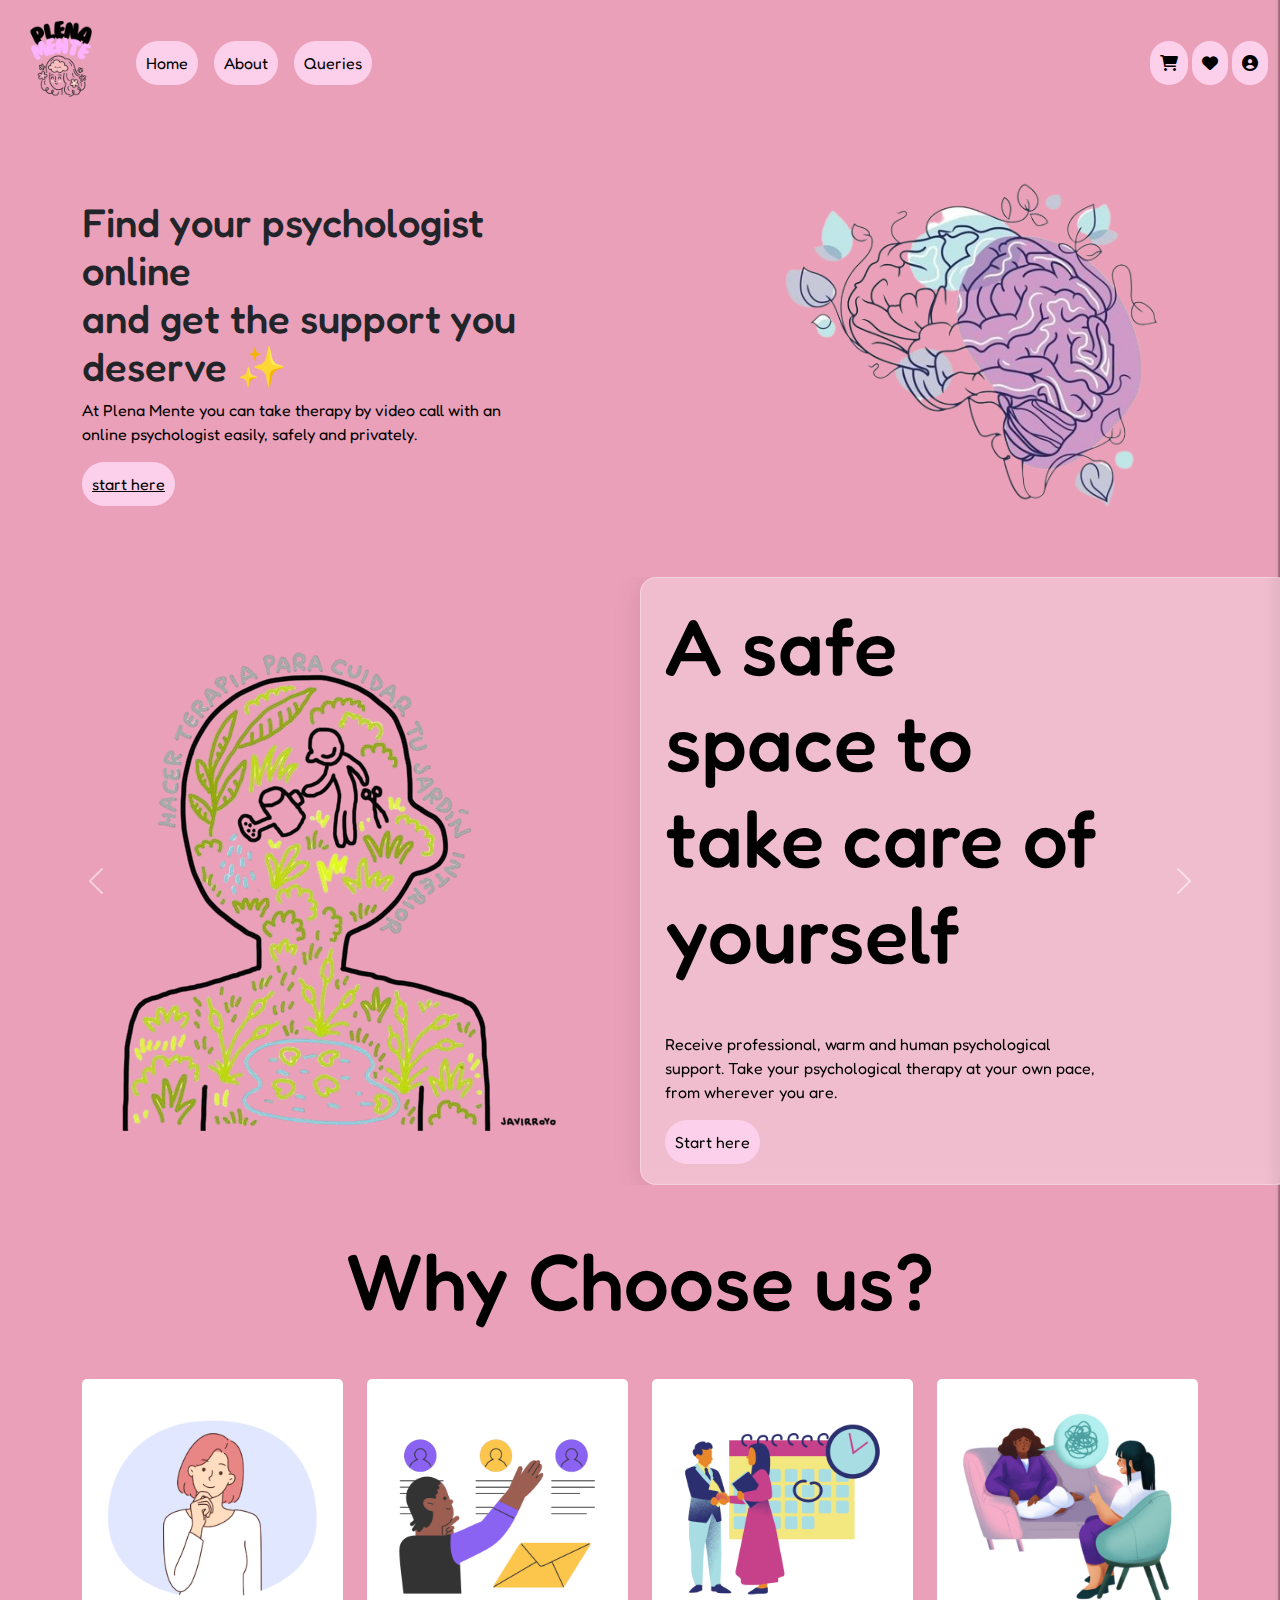
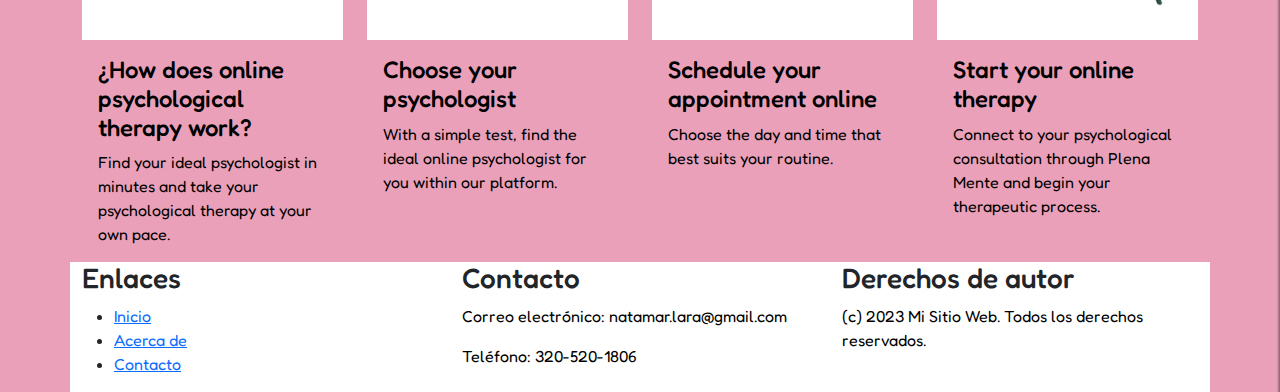
<file: index.html>
<!DOCTYPE html>
<html lang="en">
<head>
    <meta charset="UTF-8">
    <meta name="viewport" content="width=device-width, initial-scale=1.0">
    <link rel="stylesheet" href="styles.css">
    <link href="https://cdn.jsdelivr.net/npm/bootstrap@5.3.3/dist/css/bootstrap.min.css" rel="stylesheet" integrity="sha384-QWTKZyjpPEjISv5WaRU9OFeRpok6YctnYmDr5pNlyT2bRjXh0JMhjY6hW+ALEwIH" crossorigin="anonymous">
    <link rel="stylesheet" href="https://cdnjs.cloudflare.com/ajax/libs/font-awesome/6.0.0/css/all.min.css" integrity="sha512-9usAa10IRO0HhonpyAIVpjrylPvoDwiPUiKdWk5t3PyolY1cOd4DSE0Ga+ri4AuTroPR5aQvXU9xC6qOPnzFeg==" crossorigin="anonymous" referrerpolicy="no-referrer">
    <link rel="preconnect" href="https://fonts.googleapis.com">
    <link rel="preconnect" href="https://fonts.googleapis.com">
    <link rel="preconnect" href="https://fonts.gstatic.com" crossorigin>
    <link href="https://fonts.googleapis.com/css2?family=Fredoka:wght@300..700&family=Freeman&display=swap" rel="stylesheet">
    <title>Document</title>
</head>
<body>
 
    <header>
      <nav class="navbar navbar-expand-lg bg-trasparent">
        <div class="container-fluid">
          <a class="navbar-brand" href="#">
            <img src="./img/logo-removebg-preview.png" alt="" width="100px">
          </a>
          <button class="navbar-toggler" type="button" data-bs-toggle="collapse" data-bs-target="#navbarSupportedContent" aria-controls="navbarSupportedContent" aria-expanded="false" aria-label="Toggle navigation">
            <span class="navbar-toggler-icon"></span>
          </button>
          <div class="collapse navbar-collapse" id="navbarSupportedContent">
            <ul class="navbar-nav me-auto mb-2 mb-lg-0">
              <li class="nav-item">
                <a class="nav-link active" aria-current="page" href="#">
                  <button class="myButton">Home</button>
                </a>
              </li>
              <li class="nav-item">
                <a class="nav-link" href="#">
                  <button class="myButton">About</button>
                </a>
              </li>
            </li>
            <li class="nav-item">
              <a class="nav-link" href="#">
                <button class="myButton">Queries</button>
              </a>
            </li>
            </ul>
            <div class="icons">
              <a href=""><button class="myButton"><i class="fa-solid fa-cart-shopping"></i></button></a>
              <a href=""><button class="myButton"><i class="fa-solid fa-heart"></i></button></a>
              <a href=""><button class="myButton"><i class="fa-solid fa-circle-user"></i></button></a>
            </div>
          </div>
        </div>
      </nav>
    </header>

   

  <div id="section-6MNv6Iz1gy" class="builder-section-wrap position-relative " data-js=" glightbox"><section id="hero" class="hero section" data-builder="section" data-colorpreset="cp-light-background">

    <div class="container">
      <div class="row gy-4 justify-content-center justify-content-lg-between">
        <div class="col-lg-5 order-2 order-lg-1 d-flex flex-column justify-content-center">
          <h1 data-aos="fade-up"><font style="vertical-align: inherit;"><font style="vertical-align: inherit;">Find your psychologist online</font></font><br><font style="vertical-align: inherit;"><font style="vertical-align: inherit;">and get the support you deserve ✨</font></font></h1>
          <p data-aos="fade-up" data-aos-delay="100"><font style="vertical-align: inherit;"><font style="vertical-align: inherit;">At Plena Mente you can take therapy by video call with an online psychologist easily, safely and privately.</font></font></p>
          <div class="d-flex" data-aos="fade-up" data-aos-delay="200">
            <a href="" class="myButton" class="btn-get-started"><font style="vertical-align: inherit;"><font style="vertical-align: inherit;">start here</font></font></a>
          </div>
        </div>
        <div class="col-lg-5 order-1 order-lg-2 hero-img" data-aos="zoom-out">
          <img src="./img/img3.png" class="img-fluid animated" alt="">
        </div>
      </div>
    </div>
  
  </section></div>

  <main>
  <section id="landing">
    <div id="carouselExample" class="carousel slide">
      <div class="carousel-inner">
        <div class="carousel-item active">
          <div class="row justify-content-center align-items-center">
            <div class="col-6">
              <img src="./img/carrusel1-removebg-preview.png" alt="imagen1" class="rounded mx-auto d-block">
            </div>
            <div class="col-6 contentLand">
              <div class="container">
               <div class="row">
                <div class="col-12 w-75">
                <h1 class="myTittle">A safe space to take care of yourself</h1>
                </div>
                <div class="col-12 w-75">
                <p>Receive professional, warm and human psychological support.
                  Take your psychological therapy at your own pace, from wherever you are.</p>
                <a href="./form.html">
                  <button class="myButton">Start here</button>
                </a>
                </div>
               </div>
              </div>
            </div>
          </div>
        </div>
        <div class="carousel-item">
          <div class="row justify-content-center align-items-center">
            <div class="col-6">
              <img src="./img/carrusel_2-removebg-preview.png" alt="imagen1" class="rounded mx-auto d-block">
            </div>
            <div class="col-6 contentLand">
              <div class="container">
               <div class="row">
                <div class="col-12 w-75">
                <h1 class="myTittle">Online psychologists</h1>
                </div>
                <div class="col-12 w-75">
                <p>ready to help you build a life with greater well-being.</p>
                
                </div>
               </div>
              </div>
            </div>
          </div>
        </div>
        <div class="carousel-item">
          <div class="row justify-content-center align-items-center">
            <div class="col-6">
              <img src="./img/carrusel_3-removebg-preview.png" alt="imagen1" class="rounded mx-auto d-block">
            </div>
            <div class="col-6 contentLand">
              <div class="container">
               <div class="row">
                <div class="col-12 w-75">
                <h1 class="myTittle">Transform your life</h1>
                </div>
                <div class="col-12 w-75">
                <p>Find a refuge within yourself.</p>
  
                </div>
               </div>
              </div>
            </div>
          </div>
        </div>
      </div>
      <button class="carousel-control-prev" type="button" data-bs-target="#carouselExample" data-bs-slide="prev">
        <span class="carousel-control-prev-icon" aria-hidden="true"></span>
        <span class="visually-hidden">Previous</span>
      </button>
      <button class="carousel-control-next" type="button" data-bs-target="#carouselExample" data-bs-slide="next">
        <span class="carousel-control-next-icon" aria-hidden="true"></span>
        <span class="visually-hidden">Next</span>
      </button>
    </div>
  </section>

  <section>
  <h1 class="myTittle text-center mt-5">Why Choose us?</h1>
  <div class="container">
  <div class="row row-cols-1 row-cols-sm-12 row-cols-md-4">
   <div class="col">
    <div class="card bg-transparent border-0">
      <img src="./img/comofunciona.png" class="card-img-top" alt="...">
      <div class="card-body">
        <h2 class="myTittleCard">¿How does online psychological therapy work?</h2>
        <p class="card-text">Find your ideal psychologist in minutes and take your psychological therapy at your own pace.</p>
      </div>
    </div>
   </div>
   <div class="col">
    <div class="card bg-transparent border-0">
      <img src="./img/eligepsicologo.png" class="card-img-top" alt="...">
      <div class="card-body">
        <h2 class="myTittleCard">Choose your psychologist</h2>
        <p class="card-text">With a simple test, find the ideal online psychologist for you within our platform.</p>
      </div>
    </div>
   </div>
   <div class="col">
    <div class="card bg-transparent border-0">
      <img src="./img/agendacita.png" class="card-img-top" alt="...">
      <div class="card-body">
        <h2 class="myTittleCard">Schedule your appointment online</h2>
        <p class="card-text">Choose the day and time that best suits your routine.</p>
      </div>
    </div>
   </div>
   <div class="col">
    <div class="card bg-transparent border-0">
      <img src="./img/iniciaterapia.png" class="card-img-top" alt="...">
      <div class="card-body">
        <h2 class="myTittleCard">Start your online therapy</h2>
        <p class="card-text">Connect to your psychological consultation through Plena Mente and begin your therapeutic process.</p>
      </div>
    </div>
   </div>
  </div>
  </div>
  </section>

  <section>
    <div>

    </div>
  </section>
  </main>



  <footer>
    <div class="container">
      <div class="row bg-white text-dark">
        <div class="col-lg-4">
          <h3>Enlaces</h3>
          <ul>
            <li><a href="#">Inicio</a></li>
            <li><a href="#">Acerca de</a></li>
            <li><a href="#">Contacto</a></li>
          </ul>
        </div>
        <div class="col-lg-4">
          <h3>Contacto</h3>
          <p>Correo electrónico: natamar.lara@gmail.com</p>
          <p>Teléfono: 320-520-1806</p>
        </div>
        <div class="col-lg-4">
          <h3>Derechos de autor</h3>
          <p>(c) 2023 Mi Sitio Web. Todos los derechos reservados.</p>
        </div>
      </div>
    </div>
  </footer>


    </div>
  </div>






    <script src="https://cdn.jsdelivr.net/npm/bootstrap@5.3.3/dist/js/bootstrap.bundle.min.js" integrity="sha384-YvpcrYf0tY3lHB60NNkmXc5s9fDVZLESaAA55NDzOxhy9GkcIdslK1eN7N6jIeHz" crossorigin="anonymous"></script>
</body>
</html>
</file>
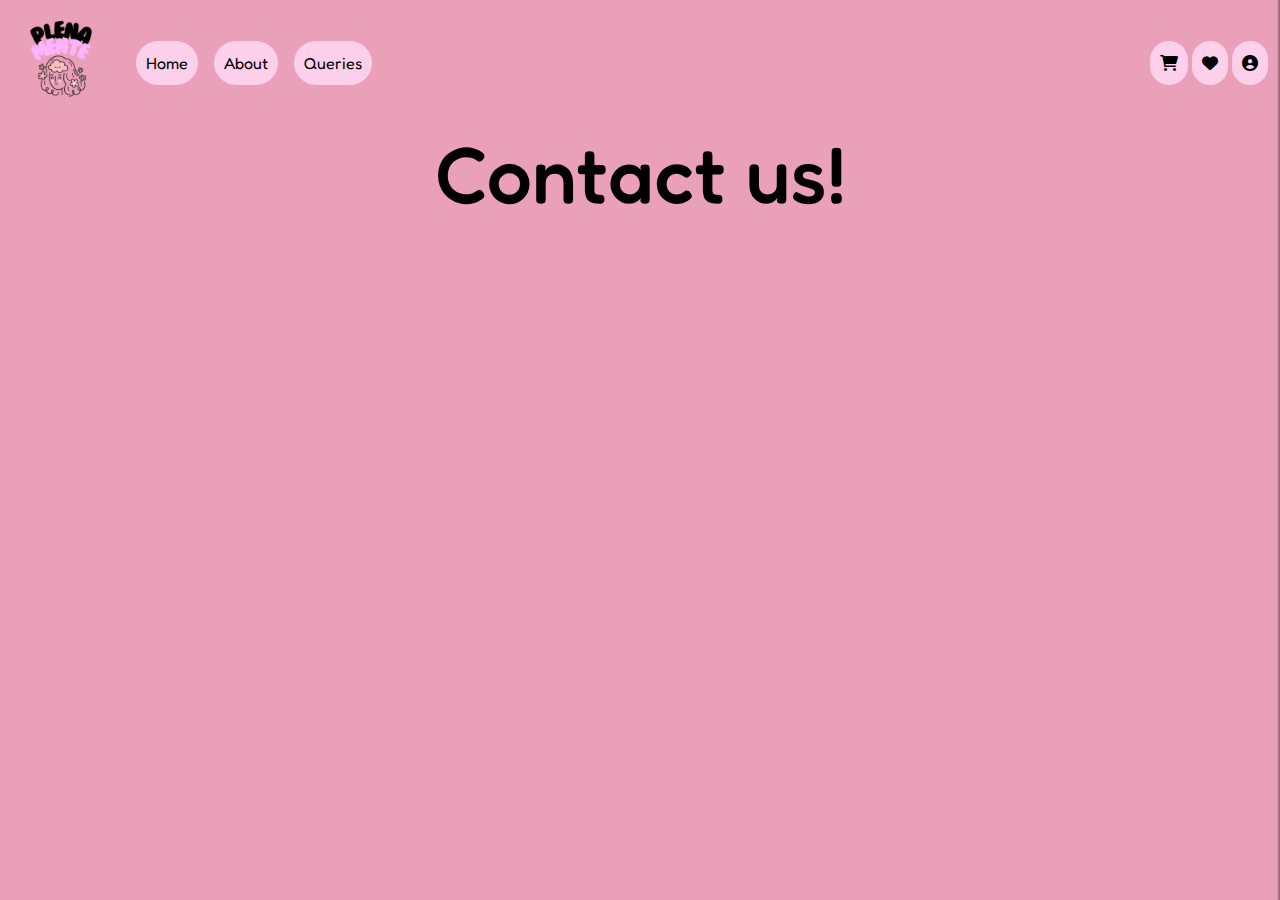
<file: form.html>
<!DOCTYPE html>
<html lang="en">
<head>
    <meta charset="UTF-8">
    <meta name="viewport" content="width=device-width, initial-scale=1.0">
    <link rel="stylesheet" href="styles.css">
    <link href="https://cdn.jsdelivr.net/npm/bootstrap@5.3.3/dist/css/bootstrap.min.css" rel="stylesheet" integrity="sha384-QWTKZyjpPEjISv5WaRU9OFeRpok6YctnYmDr5pNlyT2bRjXh0JMhjY6hW+ALEwIH" crossorigin="anonymous">
    <link rel="stylesheet" href="https://cdnjs.cloudflare.com/ajax/libs/font-awesome/6.0.0/css/all.min.css" integrity="sha512-9usAa10IRO0HhonpyAIVpjrylPvoDwiPUiKdWk5t3PyolY1cOd4DSE0Ga+ri4AuTroPR5aQvXU9xC6qOPnzFeg==" crossorigin="anonymous" referrerpolicy="no-referrer">
    <link rel="preconnect" href="https://fonts.googleapis.com">
    <link rel="preconnect" href="https://fonts.googleapis.com">
    <link rel="preconnect" href="https://fonts.gstatic.com" crossorigin>
    <link href="https://fonts.googleapis.com/css2?family=Fredoka:wght@300..700&family=Freeman&display=swap" rel="stylesheet">
    <title>Document</title>
</head>
<body>
    <header>
        <nav class="navbar navbar-expand-lg bg-trasparent">
          <div class="container-fluid">
            <a class="navbar-brand" href="#">
              <img src="./img/logo-removebg-preview.png" alt="" width="100px">
            </a>
            <button class="navbar-toggler" type="button" data-bs-toggle="collapse" data-bs-target="#navbarSupportedContent" aria-controls="navbarSupportedContent" aria-expanded="false" aria-label="Toggle navigation">
              <span class="navbar-toggler-icon"></span>
            </button>
            <div class="collapse navbar-collapse" id="navbarSupportedContent">
              <ul class="navbar-nav me-auto mb-2 mb-lg-0">
                <li class="nav-item">
                  <a class="nav-link active" aria-current="page" href="./index.html">
                    <button class="myButton">Home</button>
                  </a>
                </li>
                <li class="nav-item">
                  <a class="nav-link" href="#">
                    <button class="myButton">About</button>
                  </a>
                </li>
              </li>
              <li class="nav-item">
                <a class="nav-link" href="#">
                  <button class="myButton">Queries</button>
                </a>
              </li>
              </ul>
              <div class="icons">
                <a href=""><button class="myButton"><i class="fa-solid fa-cart-shopping"></i></button></a>
                <a href=""><button class="myButton"><i class="fa-solid fa-heart"></i></button></a>
                <a href=""><button class="myButton"><i class="fa-solid fa-circle-user"></i></button></a>
              </div>
            </div>
          </div>
        </nav>
      </header>
      
      <section>
        <h1 class="myTittle text-center">Contact us!</h1>
      </section>
</body>
</html>
</file>
<file: styles.css>
*{
    font-family: "Fredoka", sans-serif;
}

body{
    background-image: url(./img/fnd2.jpeg);
    background-repeat: no-repeat;
    background-size: cover;
}

.myButton{
    background: none;
    border: none;
    background: #fcd0eb; 
    color: black;
    font-size: 1rem;
    padding: 10px;
    border-radius: 40px;
}

.myButton:hover{
background-color: #e938a5;
color: beige;
}

.myTittle{
    font-size: 5rem;
    color: black;
    margin-bottom: 50px;
    font-family: "Fredoka", sans-serif;
}

p{
    font-size: 1rem;
    color: rgb(0, 0, 0);
}

.myTittleCard{
    font-size: 1.5rem;
    color: black;
    font-family: "Fredoka", sans-serif;
}

@media(max-width:876px){
    .myTittle{
        font-size: 1.5rem;
        margin-bottom: 5px;
    }
}

.contentLand{
     /* From https://css.glass */
     background: rgba(255, 255, 255, 0.31);
     border-radius: 16px;
     box-shadow: 0 4px 30px rgba(0, 0, 0, 0.1);
     backdrop-filter: blur(6.3px);
     -webkit-backdrop-filter: blur(6.3px);
     border: 1px solid rgba(255, 255, 255, 0.3);
     padding: 20px;
}
</file>
